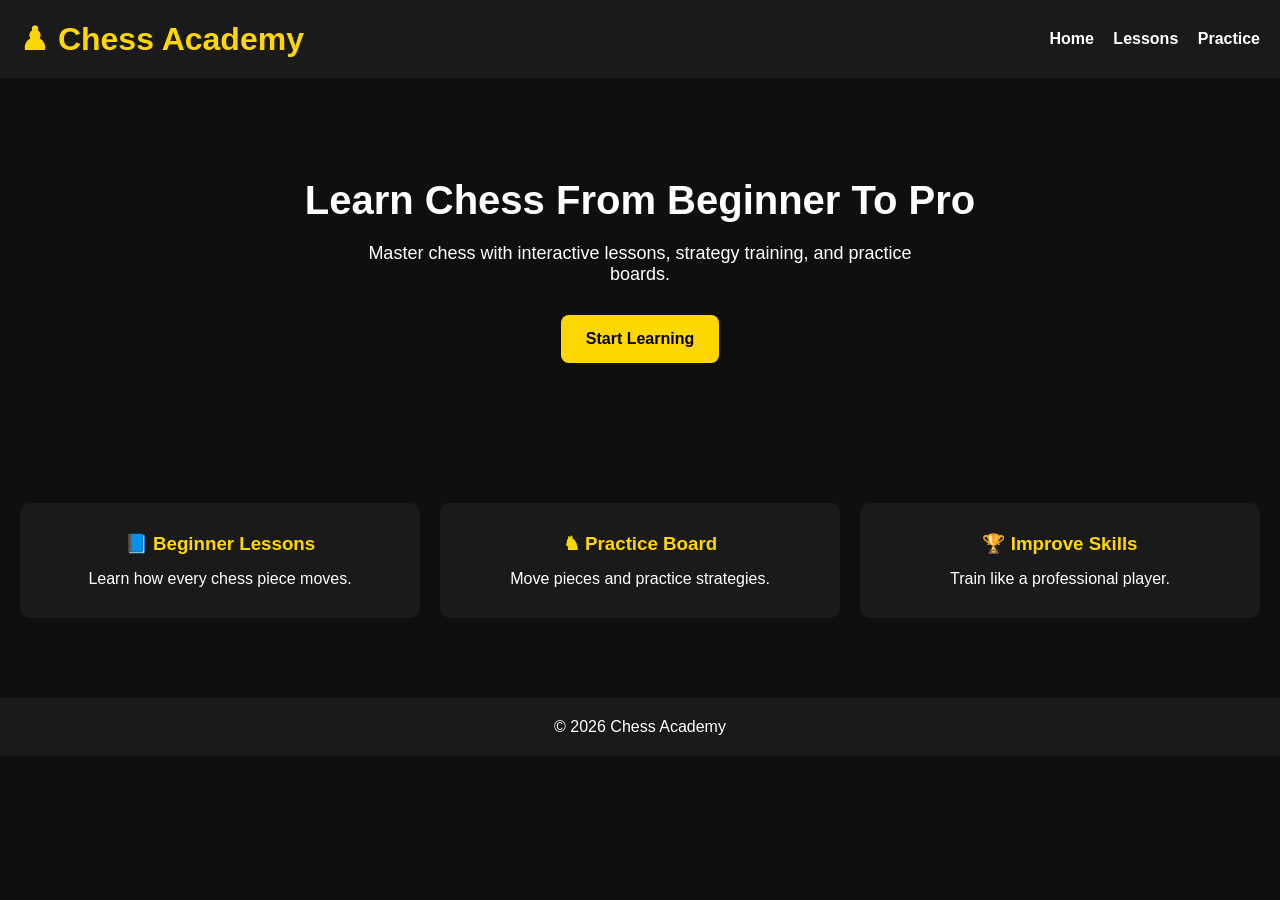
<file: index.html>
<!DOCTYPE html>
<html lang="en">
<head>
  <meta charset="UTF-8">
  <meta name="viewport" content="width=device-width, initial-scale=1.0">
  <title>Chess Academy</title>

  <link rel="stylesheet" href="style.css">
</head>
<body>

  <header>
    <h1>♟ Chess Academy</h1>

    <nav>
      <a href="index.html">Home</a>
      <a href="lessons.html">Lessons</a>
      <a href="practice.html">Practice</a>
    </nav>
  </header>

  <section class="hero">
    <h2>Learn Chess From Beginner To Pro</h2>

    <p>
      Master chess with interactive lessons,
      strategy training, and practice boards.
    </p>

    <a href="lessons.html">
      <button>Start Learning</button>
    </a>
  </section>

  <section class="features">

    <div class="card">
      <h3>📘 Beginner Lessons</h3>
      <p>Learn how every chess piece moves.</p>
    </div>

    <div class="card">
      <h3>♞ Practice Board</h3>
      <p>Move pieces and practice strategies.</p>
    </div>

    <div class="card">
      <h3>🏆 Improve Skills</h3>
      <p>Train like a professional player.</p>
    </div>

  </section>

  <footer>
    <p>© 2026 Chess Academy</p>
  </footer>

</body>
</html>
</file>
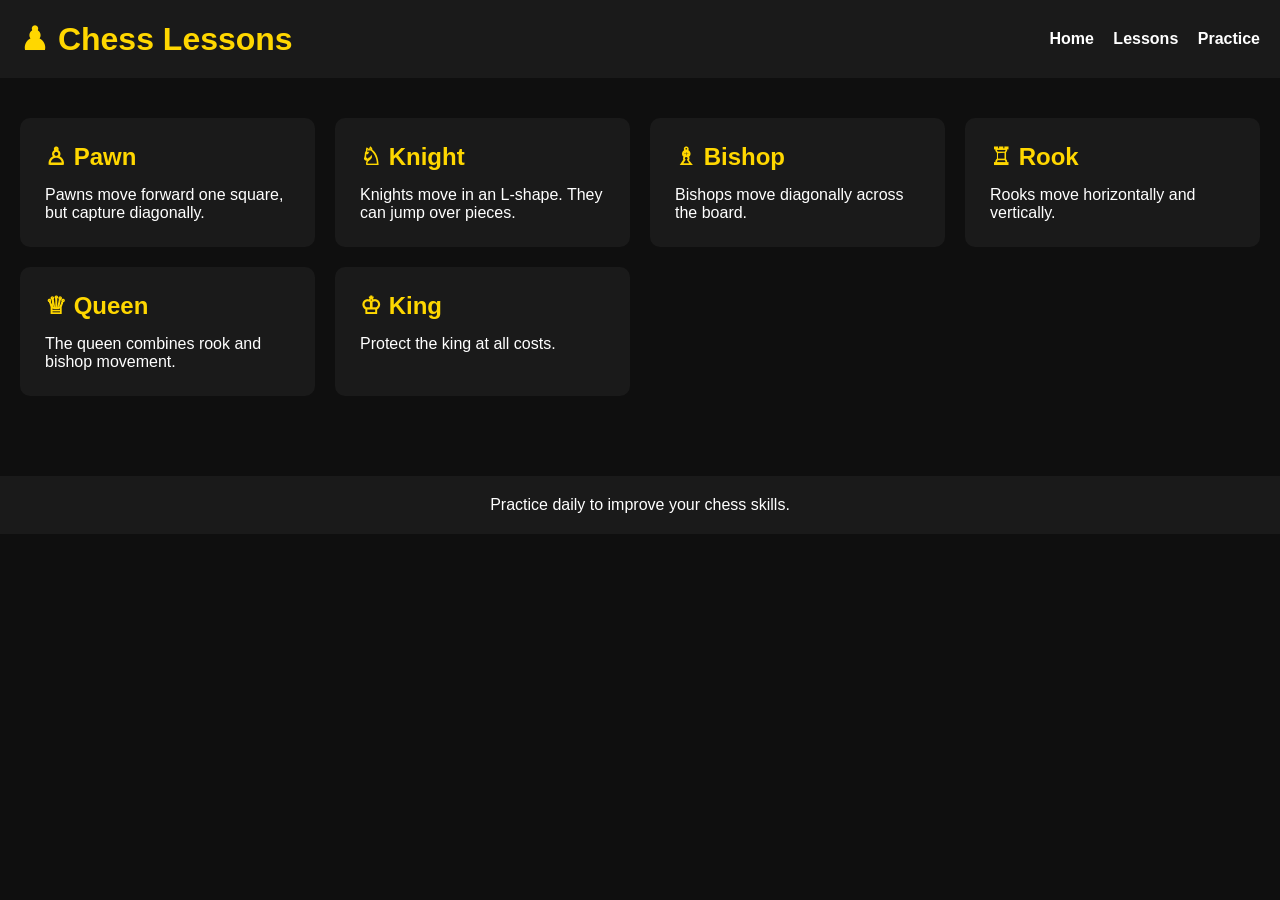
<file: Lesson.html>
<!DOCTYPE html>
<html lang="en">
<head>
  <meta charset="UTF-8">
  <meta name="viewport" content="width=device-width, initial-scale=1.0">
  <title>Chess Lessons</title>

  <link rel="stylesheet" href="style.css">
</head>
<body>

<header>
  <h1>♟ Chess Lessons</h1>

  <nav>
    <a href="index.html">Home</a>
    <a href="lessons.html">Lessons</a>
    <a href="practice.html">Practice</a>
  </nav>
</header>

<section class="lesson-container">

  <div class="lesson-card">
    <h2>♙ Pawn</h2>
    <p>
      Pawns move forward one square,
      but capture diagonally.
    </p>
  </div>

  <div class="lesson-card">
    <h2>♘ Knight</h2>
    <p>
      Knights move in an L-shape.
      They can jump over pieces.
    </p>
  </div>

  <div class="lesson-card">
    <h2>♗ Bishop</h2>
    <p>
      Bishops move diagonally across the board.
    </p>
  </div>

  <div class="lesson-card">
    <h2>♖ Rook</h2>
    <p>
      Rooks move horizontally and vertically.
    </p>
  </div>

  <div class="lesson-card">
    <h2>♕ Queen</h2>
    <p>
      The queen combines rook and bishop movement.
    </p>
  </div>

  <div class="lesson-card">
    <h2>♔ King</h2>
    <p>
      Protect the king at all costs.
    </p>
  </div>

</section>

<footer>
  <p>Practice daily to improve your chess skills.</p>
</footer>

</body>
</html>
</file>
<file: style.css>
*{
  margin:0;
  padding:0;
  box-sizing:border-box;
}

body{
  font-family:Arial, sans-serif;
  background:#0f0f0f;
  color:white;
}

header{
  display:flex;
  justify-content:space-between;
  align-items:center;
  padding:20px;
  background:#1a1a1a;
  flex-wrap:wrap;
}

header h1{
  color:gold;
}

nav a{
  color:white;
  text-decoration:none;
  margin-left:15px;
  font-weight:bold;
}

nav a:hover{
  color:gold;
}

.hero{
  text-align:center;
  padding:100px 20px;
}

.hero h2{
  font-size:40px;
  margin-bottom:20px;
}

.hero p{
  font-size:18px;
  max-width:600px;
  margin:auto;
  margin-bottom:30px;
}

button{
  padding:15px 25px;
  border:none;
  background:gold;
  color:black;
  font-weight:bold;
  border-radius:8px;
  cursor:pointer;
  font-size:16px;
}

button:hover{
  transform:scale(1.05);
}

.features{
  display:grid;
  grid-template-columns:repeat(auto-fit, minmax(250px, 1fr));
  gap:20px;
  padding:40px 20px;
}

.card{
  background:#1a1a1a;
  padding:30px;
  border-radius:10px;
  text-align:center;
}

.card h3{
  margin-bottom:15px;
  color:gold;
}

.lesson-container{
  display:grid;
  grid-template-columns:repeat(auto-fit, minmax(250px, 1fr));
  gap:20px;
  padding:40px 20px;
}

.lesson-card{
  background:#1a1a1a;
  padding:25px;
  border-radius:10px;
}

.lesson-card h2{
  color:gold;
  margin-bottom:15px;
}

.practice-section{
  text-align:center;
  padding:40px 20px;
}

#board{
  width:350px;
  max-width:100%;
  margin:30px auto;
}

footer{
  text-align:center;
  padding:20px;
  background:#1a1a1a;
  margin-top:40px;
}

@media(max-width:768px){

  header{
    flex-direction:column;
    gap:15px;
  }

  nav{
    display:flex;
    flex-wrap:wrap;
    justify-content:center;
  }

  .hero h2{
    font-size:28px;
  }

}
</file>
